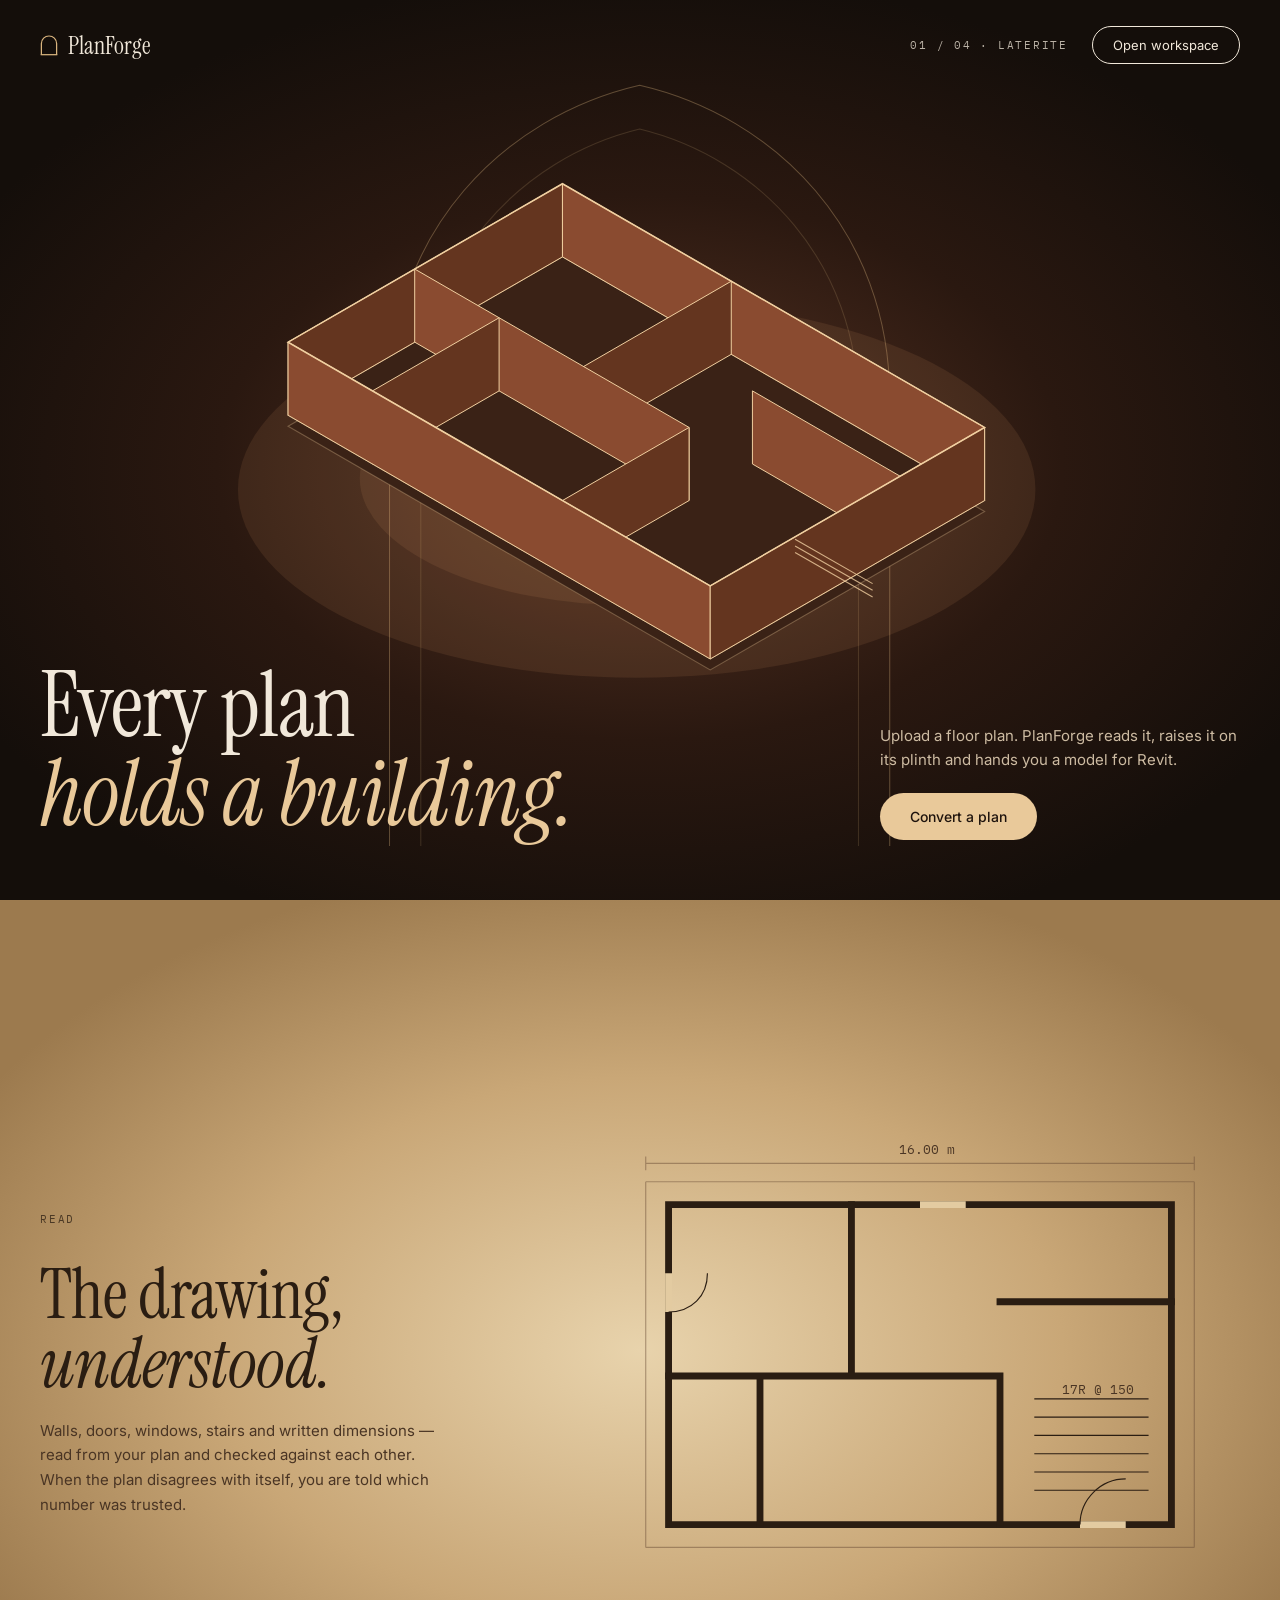
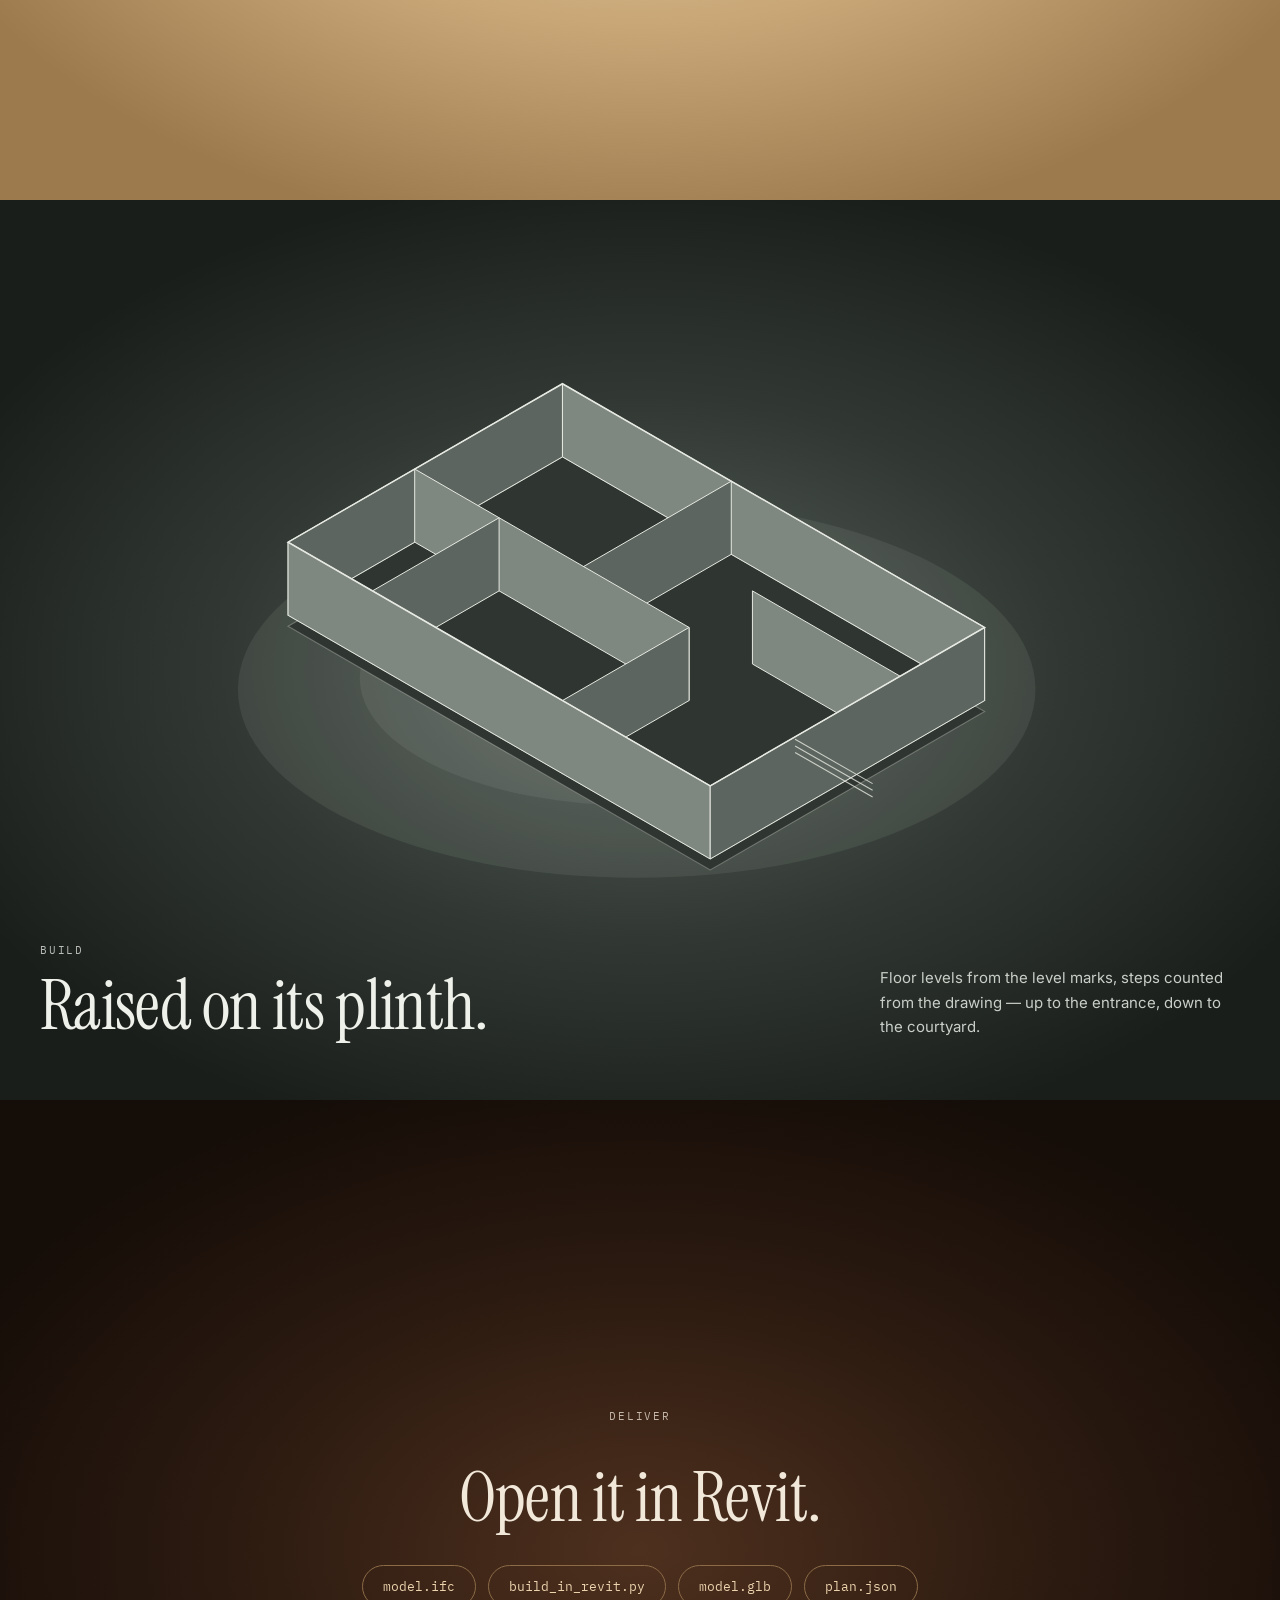
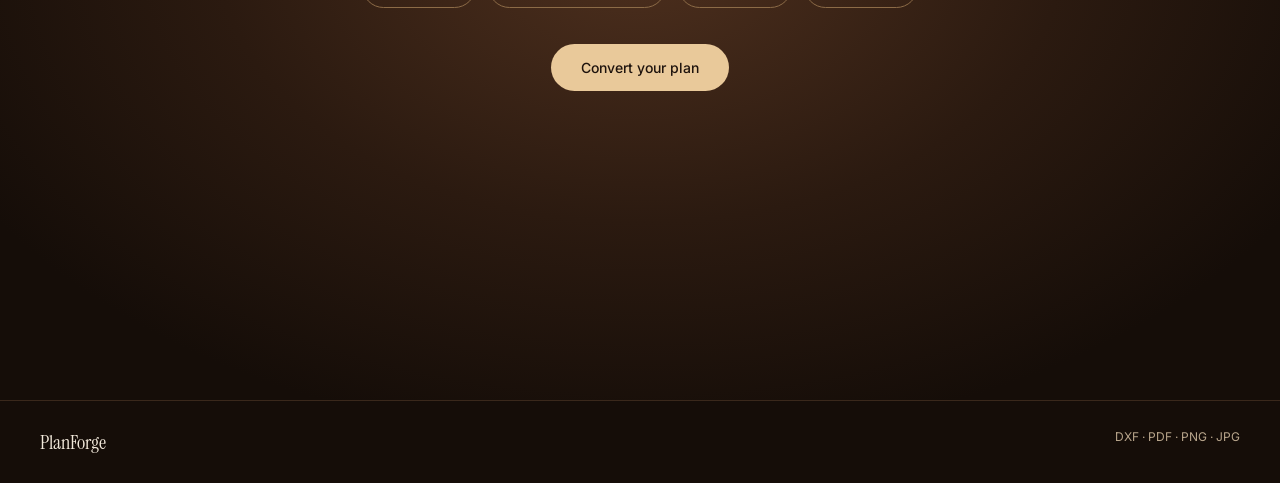
<file: app/static/index.html>
<!doctype html>
<html lang="en">
<head>
<meta charset="utf-8">
<meta name="viewport" content="width=device-width, initial-scale=1">
<title>PlanForge — floor plan to 3D, for Revit</title>
<meta name="description" content="Upload a 2D floor plan. PlanForge reads walls, openings, stairs and dimensions, and returns a model you can open in Revit.">
<link rel="preconnect" href="https://fonts.googleapis.com">
<link rel="preconnect" href="https://fonts.gstatic.com" crossorigin>
<link href="https://fonts.googleapis.com/css2?family=Instrument+Serif:ital@0;1&family=Inter:wght@400;500&family=IBM+Plex+Mono:wght@400;500&display=swap" rel="stylesheet">
<link rel="icon" href="favicon.svg" type="image/svg+xml">
<link rel="stylesheet" href="landing.css">
</head>
<body>

<header class="nav">
  <a class="brand" href="#laterite">
    <svg width="18" height="22" viewBox="0 0 26 30" fill="none" aria-hidden="true"><path d="M2 29V13C2 6.5 7 2 13 2s11 4.5 11 11v16"/><path d="M1 29h24"/></svg>
    <span>PlanForge</span>
  </a>
  <span class="scene-no" id="sceneNo" aria-hidden="true">01 / 04 · LATERITE</span>
  <a class="pill-line" href="app.html">Open workspace</a>
</header>

<main>
  <!-- 01 laterite -->
  <section class="scene laterite" id="laterite" data-label="01 / 04 · LATERITE">
    <div class="stage" aria-hidden="true">
      <svg class="arch" viewBox="0 0 600 760" fill="none"><path d="M60 760V330C60 170 170 60 300 30c130 30 240 140 240 300v430"/><path class="faint" d="M90 760V340C90 200 185 100 300 72c115 28 210 128 210 268v420"/></svg>
      <svg class="model" viewBox="140 60 720 520" style="--fa:#8a4b30;--fb:#64351f;--slab:#3a2216;--edge:#f0cfa0;--glow:#e7a56f">
        <use href="#building"/>
      </svg>
    </div>
    <div class="copy bottom">
      <h1 class="reveal">Every plan<br><i>holds a building.</i></h1>
      <div class="side-copy reveal">
        <p>Upload a floor plan. PlanForge reads it, raises it on its plinth and hands you a model for Revit.</p>
        <a class="pill" href="app.html">Convert a plan</a>
      </div>
    </div>
  </section>

  <!-- 02 sandstone -->
  <section class="scene sandstone" id="sandstone" data-label="02 / 04 · SANDSTONE">
    <div class="copy split">
      <div class="reveal">
        <span class="eyebrow">Read</span>
        <h2>The drawing,<br><i>understood.</i></h2>
        <p>Walls, doors, windows, stairs and written dimensions — read from your plan and checked against each other. When the plan disagrees with itself, you are told which number was trusted.</p>
      </div>
      <svg class="plan reveal" viewBox="0 0 560 400" fill="none" role="img" aria-label="Floor plan with walls, doors and a stair as they are read">
        <g class="dim"><path d="M40 360h480M40 40v320M520 40v320M40 40h480"/><path d="M40 24h480M40 18v12M520 18v12"/></g>
        <g class="walls"><path d="M60 60h440v280H60z"/><path d="M220 60v150M60 210h290M350 210v130M350 145h150M140 210v130"/></g>
        <g class="gaps"><path d="M280 60h40M60 120v34M420 340h40"/></g>
        <g class="thin"><path d="M420 340c0-22 18-40 40-40M60 154c20 0 34-14 34-34"/><path d="M380 230h100M380 246h100M380 262h100M380 278h100M380 294h100M380 310h100"/></g>
        <g class="labels"><text x="262" y="16">16.00 m</text><text x="404" y="226">17R @ 150</text></g>
      </svg>
    </div>
  </section>

  <!-- 03 kota -->
  <section class="scene kota" id="kota" data-label="03 / 04 · KOTA STONE">
    <div class="stage" aria-hidden="true">
      <svg class="model" viewBox="140 60 720 520" style="--fa:#7e8780;--fb:#5c655f;--slab:#2f3531;--edge:#e6e9e2;--glow:#b9c4ba">
        <use href="#building"/>
      </svg>
    </div>
    <div class="copy bottom">
      <div class="reveal">
        <span class="eyebrow">Build</span>
        <h2>Raised on its plinth.</h2>
      </div>
      <p class="side-copy reveal">Floor levels from the level marks, steps counted from the drawing — up to the entrance, down to the courtyard.</p>
    </div>
  </section>

  <!-- 04 teak -->
  <section class="scene teak" id="teak" data-label="04 / 04 · TEAK">
    <div class="copy center reveal">
      <span class="eyebrow">Deliver</span>
      <h2>Open it in Revit.</h2>
      <ul class="files">
        <li>model.ifc</li><li>build_in_revit.py</li><li>model.glb</li><li>plan.json</li>
      </ul>
      <a class="pill" href="app.html">Convert your plan</a>
    </div>
  </section>
</main>

<footer class="foot">
  <span class="brand-sm">PlanForge</span>
  <span>DXF · PDF · PNG · JPG</span>
</footer>

<!-- the building, drawn once and reused by each scene (colours come from the scene's CSS variables) -->
<svg width="0" height="0" style="position:absolute" aria-hidden="true">
  <defs>
    <g id="building">
      <ellipse cx="497" cy="380" rx="360" ry="170" style="fill:var(--glow)" fill-opacity="0.10"/>
      <ellipse cx="497" cy="370" rx="250" ry="115" style="fill:var(--glow)" fill-opacity="0.10"/>
      <polygon points="430,179.9 811.1,399.9 563.4,542.9 182.3,322.9" style="stroke:var(--edge);fill:var(--slab)"  stroke-opacity="0.3"/>
      <polygon points="430,170 811.1,390 563.4,533 182.3,313" style="stroke:var(--edge);fill:var(--slab)"  stroke-opacity="0.55"/>
      <g  stroke-width="0.9" stroke-linejoin="round" style="stroke:var(--edge)">
        <polygon points="182.3,313 430,170 430,104 182.3,247" style="fill:var(--fb)"/>
        <polygon points="430,170 811.1,390 811.1,324 430,104" style="fill:var(--fa)"/>
        <polygon points="582.4,258 449.1,335 449.1,269 582.4,192" style="fill:var(--fb)"/>
        <polygon points="296.6,247 544.3,390 544.3,324 296.6,181" style="fill:var(--fa)"/>
        <polygon points="372.8,291 258.5,357 258.5,291 372.8,225" style="fill:var(--fb)"/>
        <polygon points="601.5,357 734.8,434 734.8,368 601.5,291" style="fill:var(--fa)"/>
        <polygon points="544.3,390 430,456 430,390 544.3,324" style="fill:var(--fb)"/>
        <polygon points="563.4,533 182.3,313 182.3,247 563.4,467" style="fill:var(--fa)"/>
        <polygon points="811.1,390 563.4,533 563.4,467 811.1,324" style="fill:var(--fb)"/>
      </g>
      <path d="M430 104L811.1 324L563.4 467L182.3 247Z"  stroke-width="1.4" fill="none" style="stroke:var(--edge)"/>
      <path d="M640 425l70 40M640 431l70 40M640 437l70 40"  stroke-opacity="0.8" fill="none" style="stroke:var(--edge)"/>
    </g>
  </defs>
</svg>
<script src="landing.js"></script>
</body>
</html>
</file>
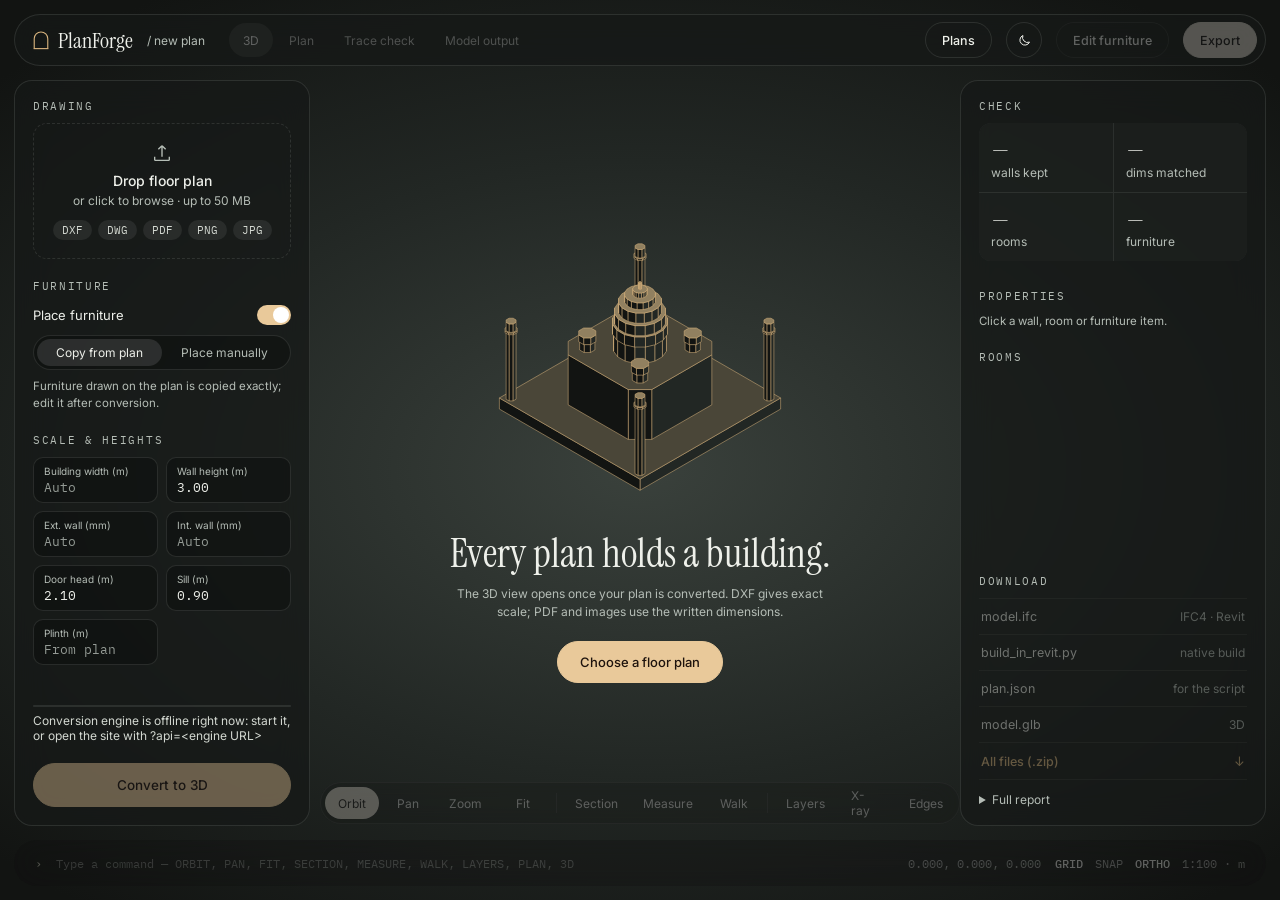
<file: app/static/app.html>
<!doctype html>
<html lang="en" data-theme="night">
<head>
<meta charset="utf-8">
<meta name="viewport" content="width=device-width, initial-scale=1">
<title>PlanForge — workspace</title>
<meta name="description" content="Convert a 2D floor plan into a 3D model for Revit.">
<script>try{var t=localStorage.getItem("pf-theme");if(t==="day"||t==="night")document.documentElement.dataset.theme=t}catch(e){}</script>
<link rel="preconnect" href="https://fonts.googleapis.com">
<link rel="preconnect" href="https://fonts.gstatic.com" crossorigin>
<link href="https://fonts.googleapis.com/css2?family=Instrument+Serif:ital@0;1&family=Inter:wght@400;500;600&family=IBM+Plex+Mono:wght@400;500&display=swap" rel="stylesheet">
<link rel="icon" href="favicon.svg" type="image/svg+xml">
<link rel="stylesheet" href="app.css">
<script type="importmap">{"imports":{"three":"./vendor/three.module.js","three/addons/":"./vendor/addons/"}}</script>
</head>
<body>
<div id="app" class="mode-view gate-empty">

  <!-- ===== the scape: the 3D view fills the screen ===== -->
  <main class="view" id="view">
    <canvas id="c3d"></canvas>
    <img id="traceImg" class="trace hidden" alt="Trace check: what was read, drawn over the plan">
    <span class="vp-label" aria-hidden="true">[–][Perspective][Realistic]</span>
    <canvas id="cube" width="168" height="168" title="View cube: click a face"></canvas>
    <button class="home" id="btnHome" title="Home view" aria-label="Home view">
      <svg width="15" height="15" viewBox="0 0 24 24" fill="none" stroke="currentColor" stroke-width="1.6" aria-hidden="true"><path d="M4 11l8-7 8 7v9H4z"/></svg>
    </button>
    <div class="empty" id="empty">
      <div class="eart" id="eart" aria-hidden="true"></div>
      <b>Every plan holds a building.</b>
      <span class="muted">The 3D view opens once your plan is converted. DXF gives exact scale; PDF and images use the written dimensions.</span>
      <button class="btn pri" id="btnPick" type="button">Choose a floor plan</button>
    </div>
    <div class="section-ui hidden" id="sectionUi"><small>Cut height</small><input type="range" id="cutH" min="0.1" max="3.2" step="0.05" value="1.2" aria-label="Cut height"><b id="cutV">1.20 m</b></div>
    <div class="measure-out hidden" id="measOut"></div>
    <div class="tip" id="tip"></div>
    <div class="tb glass view-only" id="tbView">
      <i data-tool="orbit" class="on" title="Orbit (O)">Orbit</i><i data-tool="pan" title="Pan (P)">Pan</i><i data-tool="zoom" title="Zoom (Z)">Zoom</i><i data-act="fit" title="Fit (F)">Fit</i>
      <span class="sepv"></span>
      <i data-tog="section" title="Section cut">Section</i><i data-tool="measure" title="Measure (M)">Measure</i><i data-tool="walk" title="Walk (W)">Walk</i>
      <span class="sepv"></span>
      <i data-act="layers" title="Layers">Layers</i><i data-tog="xray" title="X-ray">X-ray</i><i data-tog="edges" title="Edges">Edges</i>
    </div>
    <div class="tb glass edit-only" id="tbEdit">
      <i data-etool="select" class="on">Select</i><i data-etool="move">Move</i><i data-etool="rotate">Rotate</i>
      <span class="sepv"></span>
      <i data-etog="snap" class="on">Snap</i><i data-act="undo">Undo</i><i data-act="redo">Redo</i>
    </div>
    <div class="pop glass hidden" id="layersPop"></div>
    <div class="pop ctx glass hidden" id="ctx"><span data-c="rot">Rotate 90°</span><span data-c="dup">Duplicate</span><span data-c="wall">Back to wall</span><span data-c="del" class="danger">Delete</span></div>
  </main>

  <!-- ===== top bar ===== -->
  <header class="top glass">
    <a class="logo" href="index.html">
      <svg width="16" height="20" viewBox="0 0 26 30" fill="none" aria-hidden="true"><path d="M2 29V13C2 6.5 7 2 13 2s11 4.5 11 11v16"/><path d="M1 29h24"/></svg>
      <span>PlanForge</span>
    </a>
    <span class="crumb" id="crumb">/ new plan</span>
    <nav class="tabs" id="tabs" aria-label="Views"><span class="on" data-t="3d">3D</span><span data-t="plan">Plan</span><span data-t="trace" class="view-only">Trace check</span><span data-t="raw" class="view-only">Model output</span></nav>
    <div class="sp"></div>
    <span class="hint view-only" id="saveState"></span>
    <button class="btn queue-btn" id="btnQueue" type="button" aria-controls="queue" aria-expanded="false">Plans<span class="qbadge hidden" id="qBadge"></span></button>
    <button class="btn icon" id="btnTheme" type="button" aria-label="Switch day / night" title="Day / night">
      <svg class="i-night" width="15" height="15" viewBox="0 0 24 24" fill="none" stroke="currentColor" stroke-width="1.6" aria-hidden="true"><path d="M20 14.5A8 8 0 0 1 9.5 4a8 8 0 1 0 10.5 10.5z"/></svg>
      <svg class="i-day" width="15" height="15" viewBox="0 0 24 24" fill="none" stroke="currentColor" stroke-width="1.6" aria-hidden="true"><circle cx="12" cy="12" r="4"/><path d="M12 2v2M12 20v2M2 12h2M20 12h2M4.9 4.9l1.4 1.4M17.7 17.7l1.4 1.4M4.9 19.1l1.4-1.4M17.7 6.3l1.4-1.4"/></svg>
    </button>
    <button class="btn view-only" id="btnEdit" disabled>Edit furniture</button>
    <a class="btn pri view-only disabled" id="btnExport">Export</a>
    <button class="btn edit-only" id="btnCancel">Cancel</button>
    <button class="btn pri edit-only" id="btnApply">Apply &amp; re-export</button>
  </header>

  <!-- ===== left card: drawing & options (view) / furniture library (edit) ===== -->
  <aside class="side left glass">
    <section class="view-only">
      <h4>Drawing</h4>
      <label class="drop" id="drop">
        <input type="file" id="file" accept=".dxf,.dwg,.pdf,.png,.jpg,.jpeg,.webp,.tif,.tiff,.bmp" hidden>
        <svg width="22" height="22" viewBox="0 0 24 24" fill="none" stroke="currentColor" stroke-width="1.5" aria-hidden="true"><path d="M12 16V4m0 0-4 4m4-4 4 4M4 16v3a1 1 0 0 0 1 1h14a1 1 0 0 0 1-1v-3"/></svg>
        <b>Drop floor plan</b><span class="muted">or click to browse · up to 50 MB</span>
        <div class="chips"><span class="chip">DXF</span><span class="chip" title="Save as DXF first">DWG</span><span class="chip">PDF</span><span class="chip">PNG</span><span class="chip">JPG</span></div>
      </label>
      <div class="file hidden" id="fileCard"><div class="ft" id="fileExt">PDF</div><div class="grow"><b id="fileName"></b><div class="muted" id="fileMeta"></div></div><span class="ok" id="fileOk">✓</span></div>
    </section>
    <section class="view-only">
      <h4>Furniture</h4>
      <div class="row"><span>Place furniture</span><button class="tog on" id="togFurn" role="switch" aria-checked="true" aria-label="Place furniture"></button></div>
      <div class="seg" id="furnMode"><span class="on" data-v="copy">Copy from plan</span><span data-v="manual">Place manually</span></div>
      <p class="muted small" id="furnHelp">Furniture drawn on the plan is copied exactly; edit it after conversion.</p>
    </section>
    <section class="view-only">
      <h4>Scale &amp; heights</h4>
      <div class="inp">
        <label class="f"><small>Building width (m)</small><input id="o_bw" placeholder="Auto"></label>
        <label class="f"><small>Wall height (m)</small><input id="o_wh" value="3.00"></label>
        <label class="f"><small>Ext. wall (mm)</small><input id="o_ew" placeholder="Auto"></label>
        <label class="f"><small>Int. wall (mm)</small><input id="o_iw" placeholder="Auto"></label>
        <label class="f"><small>Door head (m)</small><input id="o_dh" value="2.10"></label>
        <label class="f"><small>Sill (m)</small><input id="o_ws" value="0.90"></label>
        <label class="f" title="Floor level above the ground. Leave empty to read it from the plan (level mark or counted steps)."><small>Plinth (m)</small><input id="o_pl" placeholder="From plan"></label>
        <label class="f dxf-only hidden"><small>DXF units</small><select id="o_units"><option value="">From file</option><option value="4">mm</option><option value="5">cm</option><option value="6">m</option><option value="1">inch</option><option value="2">feet</option></select></label>
      </div>
    </section>
    <div class="sp view-only"></div>
    <div class="progress view-only hidden" id="prog"><div class="bar"><i id="progBar"></i></div><span id="progMsg"></span></div>
    <button class="btn pri big view-only" id="btnConvert" disabled>Convert to 3D</button>
    <section class="edit-only">
      <h4>Add furniture</h4>
      <div class="lib" id="lib"></div>
      <p class="muted small">Click an item, then click in the plan to place it.</p>
    </section>
    <section class="edit-only grow-sec">
      <h4>Placed (<span id="placedN">0</span>)</h4>
      <div class="list" id="placed"></div>
    </section>
  </aside>

  <!-- ===== right card: check / properties / downloads ===== -->
  <aside class="side right glass">
    <section>
      <h4>Check</h4>
      <div class="stat">
        <div class="st"><b id="s_cov">—</b><span class="muted">walls kept</span></div>
        <div class="st"><b id="s_dim">—</b><span class="muted">dims matched</span></div>
        <div class="st"><b id="s_rooms">—</b><span class="muted">rooms</span></div>
        <div class="st"><b id="s_furn">—</b><span class="muted">furniture</span></div>
      </div>
      <p class="muted small" id="s_scale"></p>
    </section>
    <section>
      <h4 id="selTitle">Properties</h4>
      <div id="props"><p class="muted small">Click a wall, room or furniture item.</p></div>
    </section>
    <section class="view-only grow-sec">
      <h4>Rooms</h4>
      <div class="list" id="roomList"></div>
    </section>
    <section class="view-only">
      <h4>Download</h4>
      <div id="dls" class="dls">
        <a class="dl disabled" data-f="model.ifc"><b>model.ifc</b><span class="muted">IFC4 · Revit</span></a>
        <a class="dl disabled" data-f="build_in_revit.py"><b>build_in_revit.py</b><span class="muted">native build</span></a>
        <a class="dl disabled" data-f="plan.json"><b>plan.json</b><span class="muted">for the script</span></a>
        <a class="dl disabled" data-f="model.glb"><b>model.glb</b><span class="muted">3D</span></a>
        <a class="dl disabled all" data-f="floorplan_3d.zip"><b>All files (.zip)</b><span aria-hidden="true">↓</span></a>
      </div>
      <details class="report"><summary>Full report</summary><pre id="report"></pre></details>
    </section>
  </aside>

  <!-- ===== command line + status bar ===== -->
  <footer class="cmdbar glass">
    <span class="prompt" aria-hidden="true">›</span>
    <input id="cmd" placeholder="Type a command — ORBIT, PAN, FIT, SECTION, MEASURE, WALK, LAYERS, PLAN, 3D" aria-label="Command line" autocomplete="off" spellcheck="false" disabled>
    <span class="cmd-out" id="cmdOut" aria-live="polite"></span>
    <span class="coords" id="coords">0.000, 0.000, 0.000</span>
    <span class="flags"><b>GRID</b><span>SNAP</span><b>ORTHO</b><span>1:100 · m</span></span>
  </footer>
</div>
<aside class="queue glass" id="queue" aria-label="Your plans" aria-hidden="true">
  <div class="q-head"><h3>Your plans</h3><button class="q-close" id="qClose" type="button" aria-label="Close">×</button></div>
  <ul class="plans" id="plans"></ul>
  <p class="q-empty muted" id="qEmpty">No plans yet. Converted plans appear here, and you can leave while they work.</p>
  <p class="muted small q-foot">Click a finished plan to open its 3D model. Files leave the server once you download the package or move on to another plan.</p>
</aside>
<div class="toast hidden" id="toast" role="status"></div>
<script src="config.js"></script>
<script src="theme.js"></script>
<script type="module" src="app.js"></script>
</body>
</html>
</file>
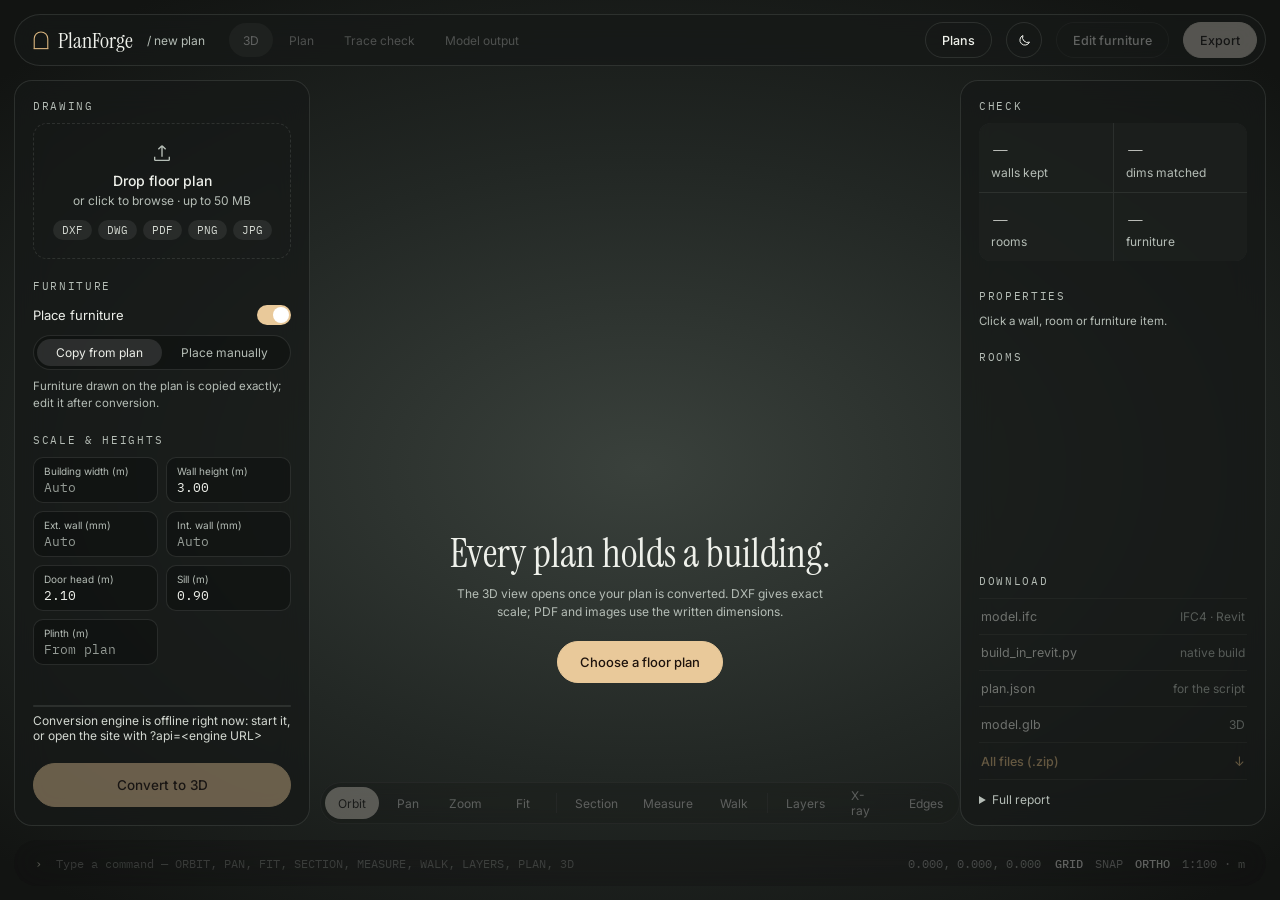
<file: app/static/convert.html>
<!doctype html>
<html lang="en" data-theme="night">
<head>
<meta charset="utf-8">
<meta name="viewport" content="width=device-width, initial-scale=1">
<title>PlanForge — building your model</title>
<meta name="robots" content="noindex">
<link rel="preconnect" href="https://fonts.googleapis.com">
<link rel="preconnect" href="https://fonts.gstatic.com" crossorigin>
<link rel="preconnect" href="https://commons.wikimedia.org">
<link rel="preconnect" href="https://upload.wikimedia.org" crossorigin>
<link href="https://fonts.googleapis.com/css2?family=Instrument+Serif:ital@0;1&family=Inter:wght@400;500&display=swap" rel="stylesheet">
<link rel="icon" href="favicon.svg" type="image/svg+xml">
<link rel="stylesheet" href="convert.css">
</head>
<body>
<main class="scene" id="scene">
  <div class="photos" id="photos" aria-hidden="true"></div>
  <svg class="fallback" viewBox="0 0 800 500" aria-hidden="true">
    <path d="M120 80H680V420H120Z M360 80V300 M360 300H680 M120 260H360 M520 340H660 M520 360H660 M520 380H660 M520 400H660 M520 340V420"/>
  </svg>
  <div class="shade"></div>
  <i class="crop tl"></i><i class="crop tr"></i><i class="crop bl"></i><i class="crop br"></i>

  <header class="bar">
    <a class="logo" href="app.html" aria-label="PlanForge">
      <svg width="16" height="20" viewBox="0 0 26 30" fill="none" aria-hidden="true"><path d="M2 29V13C2 6.5 7 2 13 2s11 4.5 11 11v16"/><path d="M1 29h24"/></svg>
      <span>PlanForge</span>
    </a>
    <span class="file" id="file"></span>
    <button class="cancel" id="cancel" type="button">Cancel</button>
  </header>

  <section class="plate" aria-live="off">
    <div class="plate-in" id="plate">
      <p class="meta" id="meta"></p>
      <h1 id="name"></h1>
      <p class="credit" id="credit"></p>
    </div>
  </section>

  <figure class="sheet" id="sheet" aria-hidden="true">
    <div class="sheet-in" id="sheetIn">
      <div class="dw"><div class="dw-art" id="dPlan"></div><figcaption>Plan</figcaption></div>
      <div class="dw"><div class="dw-art" id="dAxo"></div><figcaption>Axonometric</figcaption></div>
    </div>
    <p class="sheet-note">Schematic, redrawn by PlanForge from published plans</p>
  </figure>

  <section class="readout" role="status" aria-live="polite">
    <p class="msg" id="msg">Uploading</p>
    <div class="pct" aria-hidden="true"><span id="pct">0</span><sup>%</sup></div>
    <button class="later hidden" id="later" type="button">Notify me when it's ready</button>
    <div class="fail hidden" id="fail">
      <p id="failMsg"></p>
      <div><a class="btn pri" id="retry" href="app.html">Back to the workspace</a></div>
    </div>
  </section>

  <footer class="line">
    <div class="rail"><i class="fill" id="fill"></i></div>
    <ol class="steps" id="steps">
      <li>Read the plan</li><li>Find walls</li><li>Doors and windows</li><li>Stairs</li><li>Build 3D</li><li>Export</li>
    </ol>
  </footer>
</main>
<script src="config.js"></script>
<script type="module" src="convert.js"></script>
</body>
</html>
</file>
<file: app/static/landing.css>
/* PlanForge landing — four material scapes (laterite, sandstone, Kota stone, teak), the model at the centre. */
* { box-sizing: border-box; margin: 0; padding: 0; }
html { scroll-behavior: smooth; }
body {
  font-family: Inter, system-ui, sans-serif; color: #f1e8da; background: #140e0a; -webkit-font-smoothing: antialiased;
}
a { color: inherit; }
i { font-style: italic; }

/* nav: fixed, quiet, changes ink on light scenes */
.nav {
  position: fixed; top: 0; left: 0; right: 0; z-index: 10; display: flex; align-items: center; gap: 24px;
  padding: 26px 40px; color: #f1e8da; transition: color .5s ease;
}
.nav.ink { color: #2a1d12; }
.brand { display: flex; align-items: center; gap: 10px; text-decoration: none; }
.brand svg { stroke: #d9b47e; stroke-width: 1.8; }
.nav.ink .brand svg { stroke: #8a5a1f; }
.brand span { font-family: "Instrument Serif", serif; font-size: 24px; }
.scene-no { margin-left: auto; font-family: "IBM Plex Mono", monospace; font-size: 11px; letter-spacing: .16em; opacity: .75; }
.pill-line {
  padding: 10px 20px; border: 1px solid currentColor; border-radius: 40px; text-decoration: none; font-size: 13px;
  transition: background .3s ease, color .3s ease;
}
.pill-line:hover { background: #e9c99a; border-color: #e9c99a; color: #1e130d; }
.pill {
  display: inline-block; padding: 15px 30px; border-radius: 40px; background: #e9c99a; color: #1e130d;
  text-decoration: none; font-size: 14px; font-weight: 500; transition: filter .3s ease;
}
.pill:hover { filter: brightness(1.06); }

/* scenes */
.scene { position: relative; min-height: 100vh; overflow: hidden; display: flex; flex-direction: column; }
.laterite { background: radial-gradient(ellipse 60% 55% at 50% 52%, #5a3524 0%, #2a1810 55%, #140e0a 100%); }
.sandstone { background: radial-gradient(ellipse 60% 55% at 50% 50%, #e8d3ac 0%, #c9a777 55%, #9c7a4e 100%); color: #2a1d12; }
.kota { background: radial-gradient(ellipse 60% 55% at 50% 52%, #59625c 0%, #313833 55%, #1a1e1b 100%); color: #eef0ea; }
.teak { background: radial-gradient(ellipse 60% 55% at 50% 50%, #4e301e 0%, #2b1a10 55%, #150d08 100%); }

.stage { position: absolute; inset: 0; display: flex; align-items: center; justify-content: center; pointer-events: none; }
.arch { position: absolute; height: 88%; max-width: 70%; }
.arch path { stroke: #d9b47e; stroke-opacity: .35; stroke-width: 1; }
.arch .faint { stroke-opacity: .18; }
.model { width: min(900px, 92vw); height: auto; max-height: 64vh; transform: translateY(-2vh); }

.copy { position: relative; z-index: 1; width: 100%; max-width: 1360px; margin: 0 auto; padding: 0 40px; }
.copy.bottom { margin-top: auto; padding-bottom: 60px; display: flex; flex-wrap: wrap; align-items: flex-end; justify-content: space-between; gap: 32px; }
.copy.split { margin: auto; padding-top: 110px; padding-bottom: 80px; display: flex; flex-wrap: wrap; align-items: center; gap: 56px; }
.copy.split > div { flex: 1 1 360px; display: flex; flex-direction: column; gap: 20px; }
.copy.center { margin: auto; display: flex; flex-direction: column; align-items: center; text-align: center; gap: 26px; padding-top: 80px; padding-bottom: 80px; }

h1, h2 { font-family: "Instrument Serif", serif; font-weight: 400; letter-spacing: -.01em; line-height: 1; }
h1 { font-size: clamp(48px, 7vw, 92px); flex: 1 1 520px; }
h1 i { color: #e9c99a; }
h2 { font-size: clamp(42px, 5.4vw, 72px); }
.eyebrow { display: block; font-family: "IBM Plex Mono", monospace; font-size: 11px; letter-spacing: .16em; text-transform: uppercase; opacity: .75; margin-bottom: 14px; }
p { font-size: 15px; line-height: 1.65; max-width: 400px; }
.laterite p, .teak p { color: #cdbba2; }
.sandstone p { color: #4a3524; }
.kota p { color: #c9cfc8; }
.side-copy { flex: 0 1 360px; display: flex; flex-direction: column; gap: 20px; align-items: flex-start; }

.plan { flex: 1 1 520px; max-width: 640px; height: auto; }
.plan .dim { stroke: #6e5038; stroke-opacity: .5; }
.plan .walls { stroke: #2a1d12; stroke-width: 6; stroke-linecap: square; }
.plan .gaps { stroke: #e3cba1; stroke-width: 6; }
.plan .thin { stroke: #2a1d12; stroke-width: 1; }
.plan .labels { font-family: "IBM Plex Mono", monospace; font-size: 11px; fill: #4a3524; }
.plan .walls path { stroke-dasharray: 2400; stroke-dashoffset: 2400; transition: stroke-dashoffset 2.4s ease; }
.plan.in .walls path { stroke-dashoffset: 0; }

.files { list-style: none; display: flex; flex-wrap: wrap; justify-content: center; gap: 12px; margin: 6px 0 10px; }
.files li { padding: 12px 20px; border: 1px solid #8c6b47; border-radius: 40px; font-family: "IBM Plex Mono", monospace; font-size: 13px; color: #ebd3ae; }

.foot {
  display: flex; flex-wrap: wrap; justify-content: space-between; gap: 16px; padding: 28px 40px;
  background: #150d08; border-top: 1px solid #3a281b; font-size: 12px; color: #b9a68c;
}
.brand-sm { font-family: "Instrument Serif", serif; font-size: 20px; color: #f1e8da; }

/* quiet entrances: fade and rise a little, once */
.reveal { opacity: 0; transform: translateY(14px); transition: opacity 1s ease, transform 1s ease; }
.reveal.in { opacity: 1; transform: none; }
.model { opacity: 0; transition: opacity 1.4s ease, transform 1.6s ease; }
.model.in { opacity: 1; transform: translateY(-3vh); }

@media (max-width: 760px) {
  .nav { padding: 18px 20px; gap: 14px; } .scene-no { display: none; } .pill-line { margin-left: auto; }
  .copy { padding: 0 20px; } .copy.bottom { padding-bottom: 40px; }
  .model { max-height: 46vh; transform: translateY(-10vh); } .model.in { transform: translateY(-10vh); }
  .foot { padding: 24px 20px; }
}
@media (prefers-reduced-motion: reduce) {
  html { scroll-behavior: auto; }
  .reveal, .model, .plan .walls path { transition: none; opacity: 1; transform: none; stroke-dashoffset: 0; }
}
</file>
<file: app/static/app.css>
/* PlanForge workspace — "scape" layout: the 3D view fills the screen, panels float over it as glass.
   Two material themes: night = Kota stone with brass, day = sandstone with ochre. */
:root, [data-theme="night"] {
  --scape-in: #3a413c; --scape-mid: #222724; --scape-out: #121412;
  --glass: rgba(22, 25, 23, 0.74); --glass-line: rgba(236, 239, 232, 0.11); --field: rgba(0, 0, 0, 0.26);
  --tx: #eef0ea; --mut: #b5bdb6; --mut2: #d3d8d1; --line: rgba(236, 239, 232, 0.10);
  --acc: #d9b47e; --acc-strong: #e9c99a; --on-acc: #1e130d; --chip: rgba(236, 239, 232, 0.08);
  --ok: #9cc79a; --bad: #e59a8a; --sel: rgba(236, 239, 232, 0.12);
  --cmd-bg: rgba(14, 16, 15, 0.82); --cmd-tx: #eef0ea; --cmd-mut: #9aa39c;
}
[data-theme="day"] {
  --scape-in: #efddbc; --scape-mid: #d5b98d; --scape-out: #b8996c;
  --glass: rgba(250, 243, 230, 0.78); --glass-line: rgba(58, 41, 24, 0.13); --field: rgba(255, 255, 255, 0.62);
  --tx: #2a1d12; --mut: #5e4430; --mut2: #4a3524; --line: rgba(58, 41, 24, 0.12);
  --acc: #8a5a1f; --acc-strong: #8a5a1f; --on-acc: #ffffff; --chip: rgba(58, 41, 24, 0.07);
  --ok: #3f6b3c; --bad: #9a3b2a; --sel: rgba(58, 41, 24, 0.09);
  --cmd-bg: rgba(42, 29, 18, 0.88); --cmd-tx: #f6ebd8; --cmd-mut: #cdbba2;
}

* { box-sizing: border-box; margin: 0; padding: 0; }
html, body { height: 100%; }
body {
  font-family: Inter, ui-sans-serif, system-ui, -apple-system, "Segoe UI", sans-serif;
  font-size: 13px; color: var(--tx); background: var(--scape-out); overflow: hidden;
  -webkit-font-smoothing: antialiased;
}
button, input, select { font: inherit; color: inherit; }
a { color: var(--acc); }
.hidden { display: none !important; }
.mode-view .edit-only, .mode-edit .view-only { display: none !important; }
.muted { color: var(--mut); font-size: 12px; }
.small { font-size: 11.5px; line-height: 1.5; margin-top: 8px; }
.ok { color: var(--ok); } .danger { color: var(--bad); }
.sp { flex: 1; } .grow { flex: 1; min-width: 0; }

#app { position: relative; height: 100vh; }
.glass {
  background: var(--glass); border: 1px solid var(--glass-line);
  -webkit-backdrop-filter: blur(16px) saturate(1.1); backdrop-filter: blur(16px) saturate(1.1);
}

/* ---------- scape / viewer ---------- */
.view {
  position: fixed; inset: 0; overflow: hidden;
  background: radial-gradient(ellipse 70% 62% at 50% 52%, var(--scape-in) 0%, var(--scape-mid) 55%, var(--scape-out) 100%);
  transition: background .6s ease;
}
#c3d { position: absolute; inset: 0; width: 100%; height: 100%; display: block; outline: none; }
.vp-label {
  position: absolute; left: 324px; top: 82px; font-family: "IBM Plex Mono", monospace; font-size: 11.5px;
  color: var(--mut); pointer-events: none;
}
.trace {
  position: absolute; top: 108px; left: 324px; right: 334px; bottom: 132px;
  width: calc(100% - 658px); height: calc(100% - 240px); object-fit: contain; background: #fffdf8; border-radius: 10px;
}
#cube { position: absolute; right: 330px; top: 76px; width: 84px; height: 84px; cursor: pointer; }
.home {
  position: absolute; right: 424px; top: 84px; width: 32px; height: 32px; border-radius: 50%;
  display: grid; place-items: center; cursor: pointer; color: var(--tx);
  background: var(--glass); border: 1px solid var(--glass-line);
}
.empty {
  position: absolute; inset: 0; display: flex; flex-direction: column; align-items: center; justify-content: center;
  gap: 10px; pointer-events: none; text-align: center; padding: 0 340px;
}
.empty .eart { width: min(300px, 40vw); aspect-ratio: 1 / 1; margin-bottom: 4px; }
.empty .eart svg { width: 100%; height: 100%; overflow: visible; }
.eart .ax { stroke: var(--acc); stroke-width: .55; stroke-linejoin: round; fill: var(--scape-mid); opacity: 0; animation: eup .7s cubic-bezier(.2, .8, .2, 1) forwards; animation-delay: var(--d); }
.eart .ax.t { fill: color-mix(in srgb, var(--acc) 22%, var(--scape-mid)); } .eart .ax.b { fill: var(--scape-out); }
.eart .ax.g { fill: color-mix(in srgb, #9cc 22%, transparent); } .eart .ax.c.t { fill: color-mix(in srgb, var(--acc) 55%, var(--scape-in)); }
.eart .ax.r { fill: color-mix(in srgb, var(--acc) 10%, transparent); }
@keyframes eup { from { opacity: 0; transform: translateY(8px); } to { opacity: 1; transform: none; } }
@media (prefers-reduced-motion: reduce) { .eart .ax { animation: none; opacity: 1; } }
.empty b { font-family: "Instrument Serif", serif; font-weight: 400; font-size: 40px; line-height: 1.1; }
.empty .muted { max-width: 380px; line-height: 1.5; }
.section-ui {
  position: absolute; left: 324px; bottom: 136px; display: flex; align-items: center; gap: 10px;
  padding: 8px 14px; border-radius: 40px; background: var(--glass); border: 1px solid var(--glass-line);
}
.section-ui small { color: var(--mut); }
.section-ui input { accent-color: var(--acc); width: 130px; }
.measure-out {
  position: absolute; left: 50%; top: 84px; transform: translateX(-50%); padding: 7px 16px; border-radius: 40px;
  background: var(--acc-strong); color: var(--on-acc); font-family: "IBM Plex Mono", monospace; font-weight: 500;
}
.tip {
  position: absolute; pointer-events: none; padding: 4px 9px; border-radius: 6px; background: rgba(0, 0, 0, .78);
  color: #fff; font-size: 11.5px; display: none; white-space: nowrap;
}

/* floating tool strip */
.tb {
  position: absolute; left: 50%; bottom: 76px; transform: translateX(-50%); display: flex; gap: 2px; padding: 4px;
  border-radius: 40px; z-index: 3;
}
.tb i {
  min-width: 54px; height: 32px; padding: 0 12px; border-radius: 40px; display: grid; place-items: center;
  font-style: normal; font-size: 12px; color: var(--mut2); cursor: pointer; user-select: none;
  transition: background .2s ease, color .2s ease;
}
.tb i:hover { background: var(--sel); color: var(--tx); }
.tb i.on { background: var(--acc-strong); color: var(--on-acc); }
.tb i.lit { background: var(--sel); color: var(--tx); box-shadow: inset 0 0 0 1px var(--acc); }
.sepv { width: 1px; background: var(--line); margin: 6px 4px; }
.pop { position: absolute; padding: 8px; border-radius: 14px; z-index: 5; }
#layersPop { bottom: 122px; left: 50%; transform: translateX(40px); min-width: 180px; display: flex; flex-direction: column; gap: 2px; }
#layersPop label { display: flex; gap: 8px; align-items: center; padding: 6px 8px; border-radius: 8px; cursor: pointer; }
#layersPop label:hover { background: var(--sel); }
#layersPop input { accent-color: var(--acc); }
.ctx { display: flex; gap: 4px; padding: 6px; }
.ctx span { padding: 6px 12px; border-radius: 40px; font-size: 12px; background: var(--chip); cursor: pointer; }
.ctx span:hover { background: var(--sel); }

/* ---------- top bar ---------- */
.top {
  position: absolute; top: 14px; left: 14px; right: 14px; height: 52px; z-index: 4;
  display: flex; align-items: center; gap: 14px; padding: 0 8px 0 18px; border-radius: 40px;
}
.logo { display: flex; align-items: center; gap: 9px; text-decoration: none; color: var(--tx); }
.logo svg { stroke: var(--acc); stroke-width: 1.8; }
.logo span { font-family: "Instrument Serif", serif; font-size: 22px; }
.crumb { color: var(--mut); font-size: 12px; max-width: 260px; overflow: hidden; text-overflow: ellipsis; white-space: nowrap; }
.tabs { display: flex; gap: 2px; margin-left: 10px; }
.tabs span {
  height: 34px; padding: 0 14px; border-radius: 40px; display: grid; place-items: center; font-size: 12px;
  color: var(--mut); cursor: pointer; transition: background .2s ease, color .2s ease;
}
.tabs span:hover { color: var(--tx); }
.tabs .on { background: var(--sel); color: var(--tx); }
.hint { color: var(--mut); font-size: 12px; }
.btn {
  height: 36px; padding: 0 16px; border-radius: 40px; border: 1px solid var(--glass-line); background: transparent;
  font-size: 12.5px; font-weight: 500; cursor: pointer; text-decoration: none; display: inline-flex; align-items: center;
  gap: 6px; white-space: nowrap; color: var(--tx); transition: background .2s ease, border-color .2s ease;
}
.btn:hover { background: var(--sel); }
.btn:disabled, .btn.disabled { opacity: .4; pointer-events: none; }
.btn.icon { width: 36px; padding: 0; justify-content: center; }
.pri { background: var(--acc-strong); border-color: var(--acc-strong); color: var(--on-acc); }
.pri:hover { background: var(--acc-strong); filter: brightness(1.06); }
.big { height: 44px; width: 100%; justify-content: center; font-size: 13.5px; }
[data-theme="night"] .i-day, [data-theme="day"] .i-night { display: none; }

/* ---------- side cards ---------- */
.side {
  position: absolute; top: 80px; bottom: 74px; width: 296px; z-index: 3; border-radius: 18px;
  padding: 18px; display: flex; flex-direction: column; gap: 20px; overflow-y: auto; min-height: 0;
  scrollbar-width: thin; scrollbar-color: var(--line) transparent;
}
.left { left: 14px; }
.right { right: 14px; width: 306px; }
.grow-sec { flex: 1; min-height: 110px; display: flex; flex-direction: column; }
h4 {
  font-family: "IBM Plex Mono", monospace; font-size: 10.5px; letter-spacing: .16em; text-transform: uppercase;
  color: var(--mut); font-weight: 400; margin-bottom: 10px;
}
.drop {
  display: flex; flex-direction: column; align-items: center; border: 1px dashed var(--glass-line); border-radius: 14px;
  padding: 18px; text-align: center; cursor: pointer; color: var(--mut); transition: border-color .2s ease, background .2s ease;
}
.drop:hover, .drop.over { border-color: var(--acc); background: var(--chip); color: var(--acc); }
.drop b { display: block; font-size: 14px; font-weight: 500; margin: 8px 0 4px; color: var(--tx); }
.chips { display: flex; gap: 6px; justify-content: center; margin-top: 12px; flex-wrap: wrap; }
.chip {
  padding: 3px 9px; border-radius: 40px; background: var(--chip); font-family: "IBM Plex Mono", monospace;
  font-size: 10.5px; color: var(--mut2);
}
.file { display: flex; align-items: center; gap: 10px; padding: 10px; border-radius: 12px; background: var(--chip); margin-top: 10px; }
.file b { display: block; font-weight: 500; overflow: hidden; text-overflow: ellipsis; white-space: nowrap; }
.ft {
  width: 34px; height: 38px; border-radius: 6px; border: 1px solid var(--glass-line); color: var(--mut2);
  font-family: "IBM Plex Mono", monospace; font-size: 10px; display: grid; place-items: center; flex: none;
}
.row { display: flex; align-items: center; justify-content: space-between; padding: 2px 0 10px; }
.tog { width: 34px; height: 20px; border-radius: 40px; background: var(--line); position: relative; border: none; cursor: pointer; transition: background .2s ease; }
.tog:after { content: ""; position: absolute; left: 2px; top: 2px; width: 16px; height: 16px; border-radius: 50%; background: #fff; transition: left .2s ease; }
.tog.on { background: var(--acc-strong); } .tog.on:after { left: 16px; }
.seg { display: flex; background: var(--field); border: 1px solid var(--glass-line); border-radius: 40px; padding: 3px; }
.seg span { flex: 1; text-align: center; padding: 6px; border-radius: 40px; font-size: 12px; color: var(--mut); cursor: pointer; transition: background .2s ease; }
.seg .on { background: var(--sel); color: var(--tx); }
.seg.off { opacity: .35; pointer-events: none; }
.inp { display: grid; grid-template-columns: 1fr 1fr; gap: 8px; }
.f { background: var(--field); border: 1px solid var(--glass-line); border-radius: 10px; padding: 7px 10px; display: block; }
.f:focus-within { border-color: var(--acc); }
.f small { display: block; color: var(--mut); font-size: 10px; }
.f input, .f select {
  background: none; border: none; outline: none; width: 100%; padding-top: 2px;
  font-family: "IBM Plex Mono", monospace; font-size: 12.5px; color: var(--tx);
}
.f input::placeholder { color: var(--mut); opacity: .8; }
.f select option { background: var(--scape-mid); }
.progress { display: flex; flex-direction: column; gap: 6px; }
.bar { height: 2px; background: var(--line); border-radius: 2px; overflow: hidden; }
.bar i { display: block; height: 100%; width: 0; background: var(--acc); transition: width .6s ease; }
#progMsg { color: var(--mut2); font-size: 12px; }

.stat { display: grid; grid-template-columns: 1fr 1fr; gap: 1px; background: var(--line); border-radius: 12px; overflow: hidden; }
.st { background: var(--glass); padding: 12px; }
.st b { font-family: "Instrument Serif", serif; font-weight: 400; font-size: 26px; display: block; line-height: 1.1; }
.prop { display: flex; justify-content: space-between; align-items: center; gap: 10px; padding: 7px 0; border-bottom: 1px solid var(--line); }
.prop > span:first-child { color: var(--mut); }
.prop input, .prop select {
  width: 110px; text-align: right; background: var(--field); border: 1px solid var(--glass-line); border-radius: 8px;
  padding: 4px 8px; outline: none; font-family: "IBM Plex Mono", monospace; font-size: 12px;
}
.prop input:focus { border-color: var(--acc); }
.list { overflow-y: auto; flex: 1; min-height: 0; }
.list .prop { cursor: pointer; padding: 7px 8px; border-radius: 8px; border-bottom: none; transition: background .2s ease; }
.list .prop:hover, .list .prop.sel { background: var(--sel); }
.dls { display: flex; flex-direction: column; }
.dl {
  display: flex; align-items: center; justify-content: space-between; padding: 10px 2px; border-top: 1px solid var(--line);
  text-decoration: none; color: var(--tx); cursor: pointer; transition: color .2s ease;
}
.dl:hover { color: var(--acc); }
.dl b { font-weight: 400; font-size: 12.5px; }
.dl.all { color: var(--acc); border-bottom: 1px solid var(--line); }
.dl.all b { font-weight: 500; }
.dl.disabled { opacity: .4; pointer-events: none; }
.report summary { cursor: pointer; color: var(--mut); margin-top: 12px; font-size: 12px; }
.report pre {
  white-space: pre-wrap; font-family: "IBM Plex Mono", monospace; font-size: 10.5px; color: var(--mut2);
  max-height: 240px; overflow: auto; margin-top: 6px; background: var(--field); padding: 10px; border-radius: 10px;
}
.lib { display: grid; grid-template-columns: repeat(3, 1fr); gap: 6px; }
.lib div {
  background: var(--field); border: 1px solid var(--glass-line); border-radius: 10px; padding: 12px 4px; text-align: center;
  font-size: 11px; cursor: pointer; text-transform: capitalize; transition: border-color .2s ease;
}
.lib div:hover { border-color: var(--mut); } .lib div.on { border-color: var(--acc); color: var(--acc); }

/* ---------- command line + status ---------- */
.cmdbar {
  position: absolute; left: 14px; right: 14px; bottom: 14px; height: 46px; z-index: 4; border-radius: 40px;
  display: flex; align-items: center; gap: 14px; padding: 0 20px; background: var(--cmd-bg); border-color: transparent;
  font-family: "IBM Plex Mono", monospace; font-size: 12px; color: var(--cmd-mut);
}
.cmdbar .prompt { color: var(--acc-strong); }
[data-theme="day"] .cmdbar .prompt { color: #e9c99a; }
.cmdbar input {
  flex: 1; min-width: 160px; height: 30px; border: 0; outline: 0; background: transparent; color: var(--cmd-tx);
  font-family: "IBM Plex Mono", monospace; font-size: 12px;
}
.cmdbar input::placeholder { color: var(--cmd-mut); opacity: .75; }
.cmd-out { max-width: 340px; overflow: hidden; text-overflow: ellipsis; white-space: nowrap; }
.coords { min-width: 170px; text-align: right; }
.flags { display: flex; gap: 12px; }
.flags b { font-weight: 500; color: var(--cmd-tx); }

.toast {
  position: fixed; left: 50%; bottom: 74px; transform: translateX(-50%); padding: 10px 18px; border-radius: 40px;
  background: var(--cmd-bg); color: var(--cmd-tx); z-index: 20; font-size: 12.5px;
}
.toast.err { box-shadow: inset 0 0 0 1px var(--bad); }

/* ---------- smaller screens: panels stack under the scape ---------- */
@media (max-width: 1180px) {
  .side { width: 262px; } .right { width: 272px; }
  .vp-label, .section-ui { left: 290px; }
  #cube { right: 296px; } .home { right: 390px; }
  .trace { left: 290px; right: 300px; width: calc(100% - 590px); }
  .empty { padding: 0 300px; }
  .flags { display: none; }
}
@media (max-width: 860px) {
  body { overflow: auto; }
  #app { height: auto; display: flex; flex-direction: column; gap: 12px; padding: 12px; }
  .view { position: relative; height: 64vh; min-height: 420px; border-radius: 18px; order: 2; }
  .top { position: relative; inset: auto; height: auto; min-height: 52px; flex-wrap: wrap; padding: 8px 12px; border-radius: 22px; order: 1; }
  .tabs { margin-left: 0; order: 5; width: 100%; overflow-x: auto; }
  .side { position: relative; inset: auto; width: auto; border-radius: 18px; overflow: visible; }
  .left { order: 3; } .right { order: 4; }
  .cmdbar { position: relative; inset: auto; order: 5; border-radius: 22px; height: auto; min-height: 46px; flex-wrap: wrap; padding: 8px 16px; }
  .cmd-out, .coords { display: none; }
  .vp-label { left: 14px; top: 14px; } .section-ui { left: 14px; bottom: 70px; }
  #cube { right: 10px; top: 8px; } .home { right: 100px; top: 16px; }
  .tb { bottom: 14px; max-width: calc(100% - 20px); overflow-x: auto; }
  .tb i { min-width: 46px; padding: 0 8px; }
  .trace { inset: 56px 10px 60px; width: calc(100% - 20px); height: calc(100% - 116px); }
  .empty { padding: 0 24px; } .empty b { font-size: 30px; }
  #layersPop { bottom: 60px; left: 12px; transform: none; }
  .toast { bottom: 20px; }
}
@media (prefers-reduced-motion: reduce) { * { transition: none !important; } }

.stair-edit { margin-top: 12px; padding-top: 10px; border-top: 1px solid var(--line); display: grid; gap: 8px; }
.stair-edit .seg { display: grid; grid-template-columns: repeat(4, 1fr); gap: 6px; }
.stair-edit .seg .btn { justify-content: center; padding: 0 6px; }
.stair-edit label { display: grid; gap: 4px; }
.stair-edit input { width: 100%; }

/* ================= gate: the 3D view exists only once a plan is converted ================= */
.gate-empty #c3d, .gate-empty #cube, .gate-empty .home, .gate-empty .vp-label,
.gate-empty .trace, .gate-empty .section-ui, .gate-empty .measure-out { display: none !important; }
.gate-ready .empty { display: none; }
/* tools that need a model stay in place but read as switched off */
.gate-empty .tb, .gate-empty .tabs,
.gate-empty .cmdbar, .gate-empty #btnEdit, .gate-empty #btnExport{
  opacity: .34; filter: saturate(.2); pointer-events: none; user-select: none;
}
.gate-empty .tb i, .gate-empty .tabs span{ cursor: not-allowed; }
.tb, .tabs, .cmdbar { transition: opacity .5s ease, filter .5s ease; }
.empty .btn { pointer-events: auto; margin-top: 10px; height: 42px; padding: 0 22px; font-size: 13px; max-width: 360px; overflow: hidden; text-overflow: ellipsis; }
.view.drag-over { box-shadow: inset 0 0 0 2px var(--acc); }

/* your plans: a sidebar register of every plan sent to the engine */
.queue-btn { position: relative; }
.qbadge { min-width: 18px; height: 18px; padding: 0 5px; border-radius: 9px; background: var(--chip); color: var(--tx); font-size: 11px; display: inline-grid; place-items: center; font-variant-numeric: tabular-nums; }
.qbadge.ready { background: var(--acc-strong); color: var(--on-acc); }
.queue {
  position: fixed; top: 80px; right: 14px; bottom: 74px; width: 340px; z-index: 6; border-radius: 18px; padding: 20px;
  display: flex; flex-direction: column; gap: 14px; transform: translateX(calc(100% + 24px)); visibility: hidden;
  background: color-mix(in srgb, var(--scape-out) 92%, var(--acc) 3%);
  transition: transform .35s cubic-bezier(.2, .8, .2, 1), visibility 0s .35s; box-shadow: -18px 0 40px rgba(0, 0, 0, .25);
}
.queue.open { transform: none; visibility: visible; transition: transform .35s cubic-bezier(.2, .8, .2, 1); }
.q-head { display: flex; align-items: center; justify-content: space-between; }
.q-head h3 { font-family: "Instrument Serif", serif; font-weight: 400; font-size: 26px; }
.q-close { background: none; border: 0; color: var(--mut); font-size: 22px; cursor: pointer; line-height: 1; }
.q-close:hover { color: var(--tx); }
.q-foot { margin-top: auto; }
.plans { list-style: none; display: flex; flex-direction: column; border-top: 1px solid var(--line); overflow-y: auto; min-height: 0; }
.pl { display: grid; grid-template-columns: 1fr auto 22px; align-items: center; gap: 4px 10px; padding: 12px 8px; border-bottom: 1px solid var(--line); border-radius: 8px; }
.pl.can { cursor: pointer; transition: background .2s ease; }
.pl.can:hover, .pl.can:focus-visible { background: var(--sel); outline: none; }
.pl.can.done .pl-st:after { content: " · Open"; color: var(--acc); }
.pl.can.running .pl-st:after, .pl.can.queued .pl-st:after { content: " · Watch"; color: var(--acc); }
.pl-name { overflow: hidden; text-overflow: ellipsis; white-space: nowrap; }
.pl-st { color: var(--mut); font-size: 11.5px; font-variant-numeric: tabular-nums; }
.pl.done .pl-st { color: var(--ok); } .pl.error .pl-st { color: var(--bad); } .pl.cur .pl-st { color: var(--acc); }
.pl-bar { grid-column: 1 / -1; height: 2px; background: var(--line); border-radius: 2px; overflow: hidden; display: block; }
.pl-bar i { display: block; height: 100%; background: var(--acc); transition: width .6s ease; }
.pl-msg { grid-column: 1 / -1; color: var(--bad); font-size: 11px; }
.pl.running .pl-name:before, .pl.queued .pl-name:before { content: ""; display: inline-block; width: 6px; height: 6px; border-radius: 50%; background: var(--acc); margin-right: 7px; vertical-align: 1px; animation: pulse 1.4s ease-in-out infinite; }
@keyframes pulse { 50% { opacity: .25; } }
.pl-x { background: none; border: 0; color: var(--mut); font-size: 16px; line-height: 1; cursor: pointer; padding: 0 4px; }
.pl-x:hover { color: var(--bad); }
@media (max-width: 860px) { .queue { top: 12px; bottom: 12px; right: 12px; width: calc(100% - 24px); } }
.toast-btn { margin-left: 10px; background: var(--acc-strong); color: var(--on-acc); border: 0; border-radius: 40px; padding: 4px 12px; font: inherit; font-weight: 500; cursor: pointer; }
</file>
<file: app/static/convert.css>
/* Conversion page: full-bleed photographs of real buildings while the engine works. */
:root {
  --ink: #0d0e0c; --tx: #f1efe8; --mut: rgba(241, 239, 232, .66); --brass: #e0bd8a; --line: rgba(241, 239, 232, .22);
  --serif: "Instrument Serif", Georgia, serif; --sans: Inter, ui-sans-serif, system-ui, -apple-system, "Segoe UI", sans-serif;
}
* { box-sizing: border-box; margin: 0; padding: 0; }
html, body { height: 100%; background: var(--ink); color: var(--tx); font-family: var(--sans); font-size: 14px; -webkit-font-smoothing: antialiased; overflow: hidden; }
.hidden { display: none !important; }
.scene { position: fixed; inset: 0; overflow: hidden; }

/* photographs */
.photos, .ph { position: absolute; inset: 0; }
.ph { opacity: 0; transition: opacity 2.2s cubic-bezier(.4, 0, .2, 1); }
.ph.on { opacity: 1; }
.ph img { width: 100%; height: 100%; object-fit: cover; display: block; transform: scale(1.02); will-change: transform; }
.ph.on img { animation: kb 14s linear forwards; }
@keyframes kb { from { transform: scale(1.02) translate(0, 0); } to { transform: scale(1.14) translate(var(--kx, -1.2%), var(--ky, -.8%)); } }
.shade {
  position: absolute; inset: 0; pointer-events: none;
  background:
    linear-gradient(to top, rgba(10, 11, 9, .92) 0%, rgba(10, 11, 9, .55) 30%, rgba(10, 11, 9, 0) 58%),
    linear-gradient(to bottom, rgba(10, 11, 9, .62) 0%, rgba(10, 11, 9, 0) 22%),
    radial-gradient(ellipse 120% 90% at 50% 40%, transparent 55%, rgba(10, 11, 9, .5) 100%);
}
/* shown only if no photograph can load (offline, blocked) */
.fallback { position: absolute; left: 50%; top: 42%; width: min(70vw, 820px); transform: translate(-50%, -50%); fill: none; stroke: var(--brass); stroke-width: 2; opacity: 0; transition: opacity 1s ease; }
.nophoto .fallback { opacity: 0; stroke-dasharray: 2400; animation: trace 6s ease forwards; }
@keyframes trace { from { stroke-dashoffset: 2400; } to { stroke-dashoffset: 0; } }
.scene.nophoto { background: radial-gradient(ellipse 80% 70% at 50% 40%, #2a302b, var(--ink)); }

/* drafting crop marks in the corners */
.crop { position: absolute; width: 22px; height: 22px; border: 0 solid var(--line); pointer-events: none; }
.tl { top: 22px; left: 22px; border-top-width: 1px; border-left-width: 1px; }
.tr { top: 22px; right: 22px; border-top-width: 1px; border-right-width: 1px; }
.bl { bottom: 22px; left: 22px; border-bottom-width: 1px; border-left-width: 1px; }
.br { bottom: 22px; right: 22px; border-bottom-width: 1px; border-right-width: 1px; }

.bar { position: absolute; top: 0; left: 0; right: 0; padding: 40px 56px 0; display: flex; align-items: center; gap: 22px; }
.logo { display: flex; align-items: center; gap: 9px; color: var(--tx); text-decoration: none; }
.logo svg { stroke: var(--brass); stroke-width: 1.8; }
.logo span { font-family: var(--serif); font-size: 24px; }
.file { flex: 1; min-width: 0; color: var(--mut); overflow: hidden; text-overflow: ellipsis; white-space: nowrap; }
.cancel {
  background: rgba(10, 11, 9, .35); color: var(--tx); border: 1px solid var(--line); border-radius: 40px; height: 36px; padding: 0 18px;
  font: inherit; cursor: pointer; -webkit-backdrop-filter: blur(8px); backdrop-filter: blur(8px); transition: background .2s ease, border-color .2s ease;
}
.cancel:hover { background: rgba(241, 239, 232, .12); border-color: var(--mut); }
:focus-visible { outline: 2px solid var(--brass); outline-offset: 3px; }

/* the building being shown */
.plate { position: absolute; left: 56px; bottom: 150px; max-width: min(46vw, 640px); overflow: hidden; padding-top: 6px; }
.plate-in.swap { animation: plate-in 1.1s cubic-bezier(.2, .8, .2, 1) both; }
@keyframes plate-in { from { opacity: 0; transform: translateY(26px); } to { opacity: 1; transform: none; } }
.meta { color: var(--brass); font-size: 14px; margin-bottom: 10px; letter-spacing: .01em; }
.plate h1 { font-family: var(--serif); font-weight: 400; font-size: clamp(44px, 6.4vw, 96px); line-height: .98; letter-spacing: -.01em; }
.credit { margin-top: 16px; color: var(--mut); font-size: 12px; }

/* progress readout */
.readout { position: absolute; right: 56px; bottom: 138px; text-align: right; display: flex; flex-direction: column; align-items: flex-end; gap: 4px; max-width: min(40vw, 460px); }
.msg { font-size: 15px; color: var(--tx); min-height: 1.4em; }
.pct { font-family: var(--serif); font-style: italic; font-size: clamp(64px, 9vw, 132px); line-height: .9; font-variant-numeric: tabular-nums; }
.pct sup { font-size: .32em; vertical-align: top; margin-left: .06em; position: relative; top: .35em; color: var(--brass); }
.fail p { color: #f0b3a4; margin: 6px 0 14px; line-height: 1.5; }
.btn { display: inline-flex; align-items: center; height: 40px; padding: 0 20px; border-radius: 40px; text-decoration: none; font-weight: 500; }
.pri { background: var(--brass); color: #1e130d; }
.failed .pct, .failed .msg { display: none; }

/* the drawing line: a dimension line with six stations */
.line { position: absolute; left: 56px; right: 56px; bottom: 56px; }
.rail { height: 1px; background: var(--line); position: relative; }
.fill { position: absolute; left: 0; top: -1px; height: 3px; width: 0; background: var(--brass); transition: width 1.1s cubic-bezier(.3, .7, .2, 1); }
.fill:after { content: ""; position: absolute; right: -4px; top: -3px; width: 9px; height: 9px; border-radius: 50%; background: var(--brass); box-shadow: 0 0 0 6px rgba(224, 189, 138, .18); }
.steps { list-style: none; display: flex; justify-content: space-between; margin-top: 16px; }
.steps li { color: rgba(241, 239, 232, .45); font-size: 12.5px; transition: color .5s ease; position: relative; }
.steps li:before { content: ""; position: absolute; left: 0; top: -21px; width: 1px; height: 9px; background: var(--line); transition: background .5s ease; }
.steps li.done { color: var(--mut); } .steps li.done:before { background: var(--brass); }
.steps li.now { color: var(--tx); } .steps li.now:before { background: var(--tx); height: 13px; top: -25px; }

@media (max-width: 760px) {
  .bar { padding: 28px 24px 0; } .plate { left: 24px; bottom: 190px; max-width: calc(100% - 48px); }
  .readout { left: 24px; right: 24px; bottom: 110px; align-items: flex-start; text-align: left; max-width: none; flex-direction: row; justify-content: space-between; align-items: flex-end; }
  .pct { font-size: 64px; } .line { left: 24px; right: 24px; bottom: 28px; }
  .steps { font-size: 11px; } .steps li:not(.now) { font-size: 0; } .steps li:not(.now):before { top: -17px; }
  .crop { display: none; }
}
@media (prefers-reduced-motion: reduce) {
  .ph.on img, .plate-in.swap, .nophoto .fallback { animation: none !important; } .nophoto .fallback { stroke-dashoffset: 0; } .ph { transition-duration: .6s; } .fill { transition: none; }
}

/* drawing sheet: the building's plan and axonometric beside the photograph */
.sheet {
  position: absolute; right: 56px; top: 108px; width: min(540px, 42vw); padding: 18px 20px 12px; border-radius: 4px;
  background: rgba(12, 13, 11, .62); border: 1px solid var(--line); -webkit-backdrop-filter: blur(14px); backdrop-filter: blur(14px);
}
.sheet:before, .sheet:after { content: ""; position: absolute; width: 9px; height: 9px; border: 1px solid var(--brass); }
.sheet:before { top: -5px; left: -5px; border-width: 1px 0 0 1px; } .sheet:after { bottom: -5px; right: -5px; border-width: 0 1px 1px 0; }
.sheet-in { display: grid; grid-template-columns: 1fr 1fr; gap: 18px; }
.sheet-in.swap { animation: plate-in 1s cubic-bezier(.2, .8, .2, 1) both; }
.dw { display: flex; flex-direction: column; gap: 8px; min-width: 0; }
.dw + .dw { border-left: 1px solid var(--line); padding-left: 18px; }
.dw-art { height: 210px; display: grid; place-items: center; overflow: hidden; }
.dw-art svg { max-height: 200px; }
.dw-art svg { width: 100%; height: 100%; overflow: visible; }
figcaption { font-family: var(--serif); font-size: 19px; color: var(--tx); }
.sheet-note { margin-top: 10px; padding-top: 8px; border-top: 1px solid var(--line); color: var(--mut); font-size: 11.5px; }

.pw { fill: var(--brass); stroke: var(--brass); stroke-width: .6; }
.pu, .pc { fill: none; stroke: var(--brass); stroke-width: .8; stroke-dasharray: .018 .012; }
.pg { fill: none; stroke: #bfe0dc; stroke-width: 1; }
.ps { fill: rgba(224, 189, 138, .07); stroke: rgba(241, 239, 232, .45); stroke-width: .7; }
.pscale path { stroke: var(--mut); } .pscale text { fill: var(--mut); font: 11px var(--sans); }
.on-sheet .pw, .on-sheet .pg, .on-sheet .ps { stroke-dasharray: 1; stroke-dashoffset: 1; animation: ink 1.4s ease forwards; animation-delay: var(--d); }
.on-sheet .pw { fill-opacity: 0; animation-name: ink, fillin; animation-duration: 1.4s, .8s; animation-delay: var(--d), calc(var(--d) + 1s); }
@keyframes ink { to { stroke-dashoffset: 0; } }
@keyframes fillin { to { fill-opacity: 1; } }
.ax { stroke: var(--brass); stroke-width: .55; stroke-linejoin: round; }
.ax.a { fill: #3b342a; } .ax.b { fill: #29241e; } .ax.t { fill: #574a37; }
.ax.g { fill: rgba(170, 210, 215, .22); } .ax.s.t { fill: #463f35; }
.ax.c.t { fill: #ece0c9; } .ax.c.a { fill: #d2c5ac; } .ax.c.b { fill: #b3a68f; }
.ax.r { fill: rgba(236, 224, 201, .16); }
.on-sheet .ax { opacity: 0; animation: up .7s cubic-bezier(.2, .8, .2, 1) forwards; animation-delay: var(--d); }
@keyframes up { from { opacity: 0; transform: translateY(8px); } to { opacity: 1; transform: none; } }

.later {
  margin-top: 14px; background: none; border: 0; color: var(--brass); font: inherit; font-size: 13.5px; cursor: pointer;
  text-decoration: underline; text-underline-offset: 4px; text-decoration-color: rgba(224, 189, 138, .45);
}
.later:hover { text-decoration-color: var(--brass); }
.failed .later { display: none; }
@media (max-height: 760px) { .sheet { display: none; } }
@media (max-width: 760px) { .sheet { display: none; } }
@media (prefers-reduced-motion: reduce) { .on-sheet .pw, .on-sheet .pg, .on-sheet .ps, .on-sheet .ax { animation: none !important; opacity: 1; stroke-dashoffset: 0; fill-opacity: 1; } }
</file>
